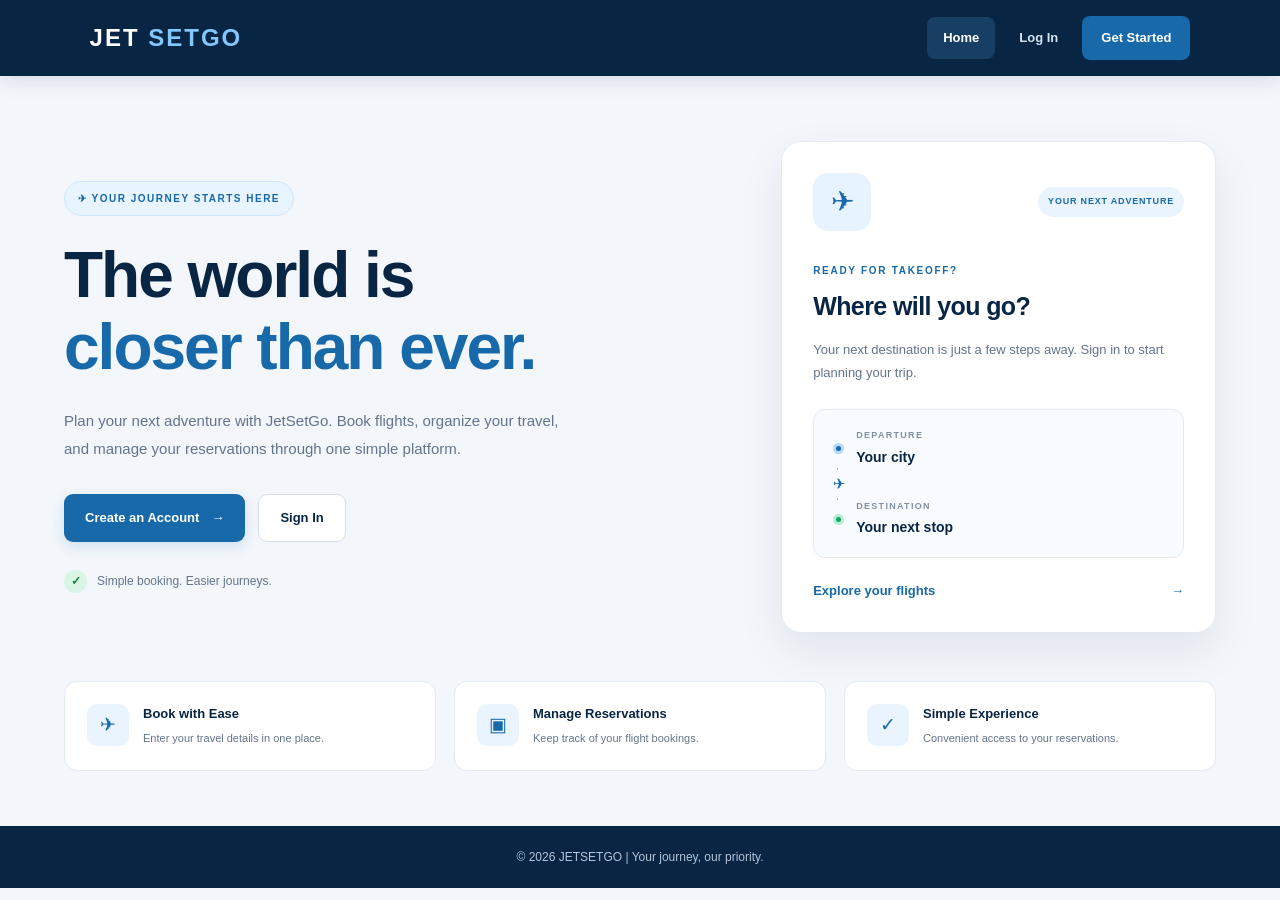
<file: index.html>
<!DOCTYPE html>
<html lang="en">
<head>
    <meta charset="UTF-8">
    <meta name="viewport" content="width=device-width, initial-scale=1.0">
    <title>JetSetGo | Home</title>
    <link rel="stylesheet" href="style.css">
</head>
<body class="home-page">

    <header class="navbar">
        <a href="index.html" class="logo">JET<span> SETGO</span></a>

        <nav class="nav-links">
            <a href="index.html" class="home-active">Home</a>
            <a href="login.html">Log In</a>
            <a href="register.html" class="nav-button">Get Started</a>
        </nav>
    </header>

    <main>
        <section class="hero">
            <div class="hero-content">
                <span class="home-badge">✈ YOUR JOURNEY STARTS HERE</span>

                <h1>
                    The world is<br>
                    <span>closer than ever.</span>
                </h1>

                <p class="description">
                    Plan your next adventure with JetSetGo.
                    Book flights, organize your travel, and manage
                    your reservations through one simple platform.
                </p>

                <div class="hero-buttons">
                    <a href="register.html" class="primary-button">
                        Create an Account <span>→</span>
                    </a>

                    <a href="login.html" class="secondary-button">
                        Sign In
                    </a>
                </div>

                <div class="home-note">
                    <span class="note-icon">✓</span>
                    <p>Simple booking. Easier journeys.</p>
                </div>
            </div>

            <div class="flight-card">
                <div class="flight-card-top">
                    <div class="plane-icon">✈</div>
                    <span class="flight-status">YOUR NEXT ADVENTURE</span>
                </div>

                <p class="card-label">READY FOR TAKEOFF?</p>
                <h2>Where will you go?</h2>

                <p class="flight-description">
                    Your next destination is just a few steps away.
                    Sign in to start planning your trip.
                </p>

                <div class="destination-preview">
                    <div class="destination-point">
                        <span class="point-dot"></span>
                        <div>
                            <small>DEPARTURE</small>
                            <strong>Your city</strong>
                        </div>
                    </div>

                    <div class="route-line">
                        <span>✈</span>
                    </div>

                    <div class="destination-point">
                        <span class="point-dot destination-dot"></span>
                        <div>
                            <small>DESTINATION</small>
                            <strong>Your next stop</strong>
                        </div>
                    </div>
                </div>

                <a href="login.html" class="card-link">
                    Explore your flights <span>→</span>
                </a>
            </div>
        </section>

        <section class="home-features">
            <div class="feature-item">
                <span class="feature-icon">✈</span>
                <div>
                    <h3>Book with Ease</h3>
                    <p>Enter your travel details in one place.</p>
                </div>
            </div>

            <div class="feature-item">
                <span class="feature-icon">▣</span>
                <div>
                    <h3>Manage Reservations</h3>
                    <p>Keep track of your flight bookings.</p>
                </div>
            </div>

            <div class="feature-item">
                <span class="feature-icon">✓</span>
                <div>
                    <h3>Simple Experience</h3>
                    <p>Convenient access to your reservations.</p>
                </div>
            </div>
        </section>
    </main>

    <footer class="home-footer">
        © 2026 JETSETGO | Your journey, our priority.
    </footer>

</body>
</html>
</file>
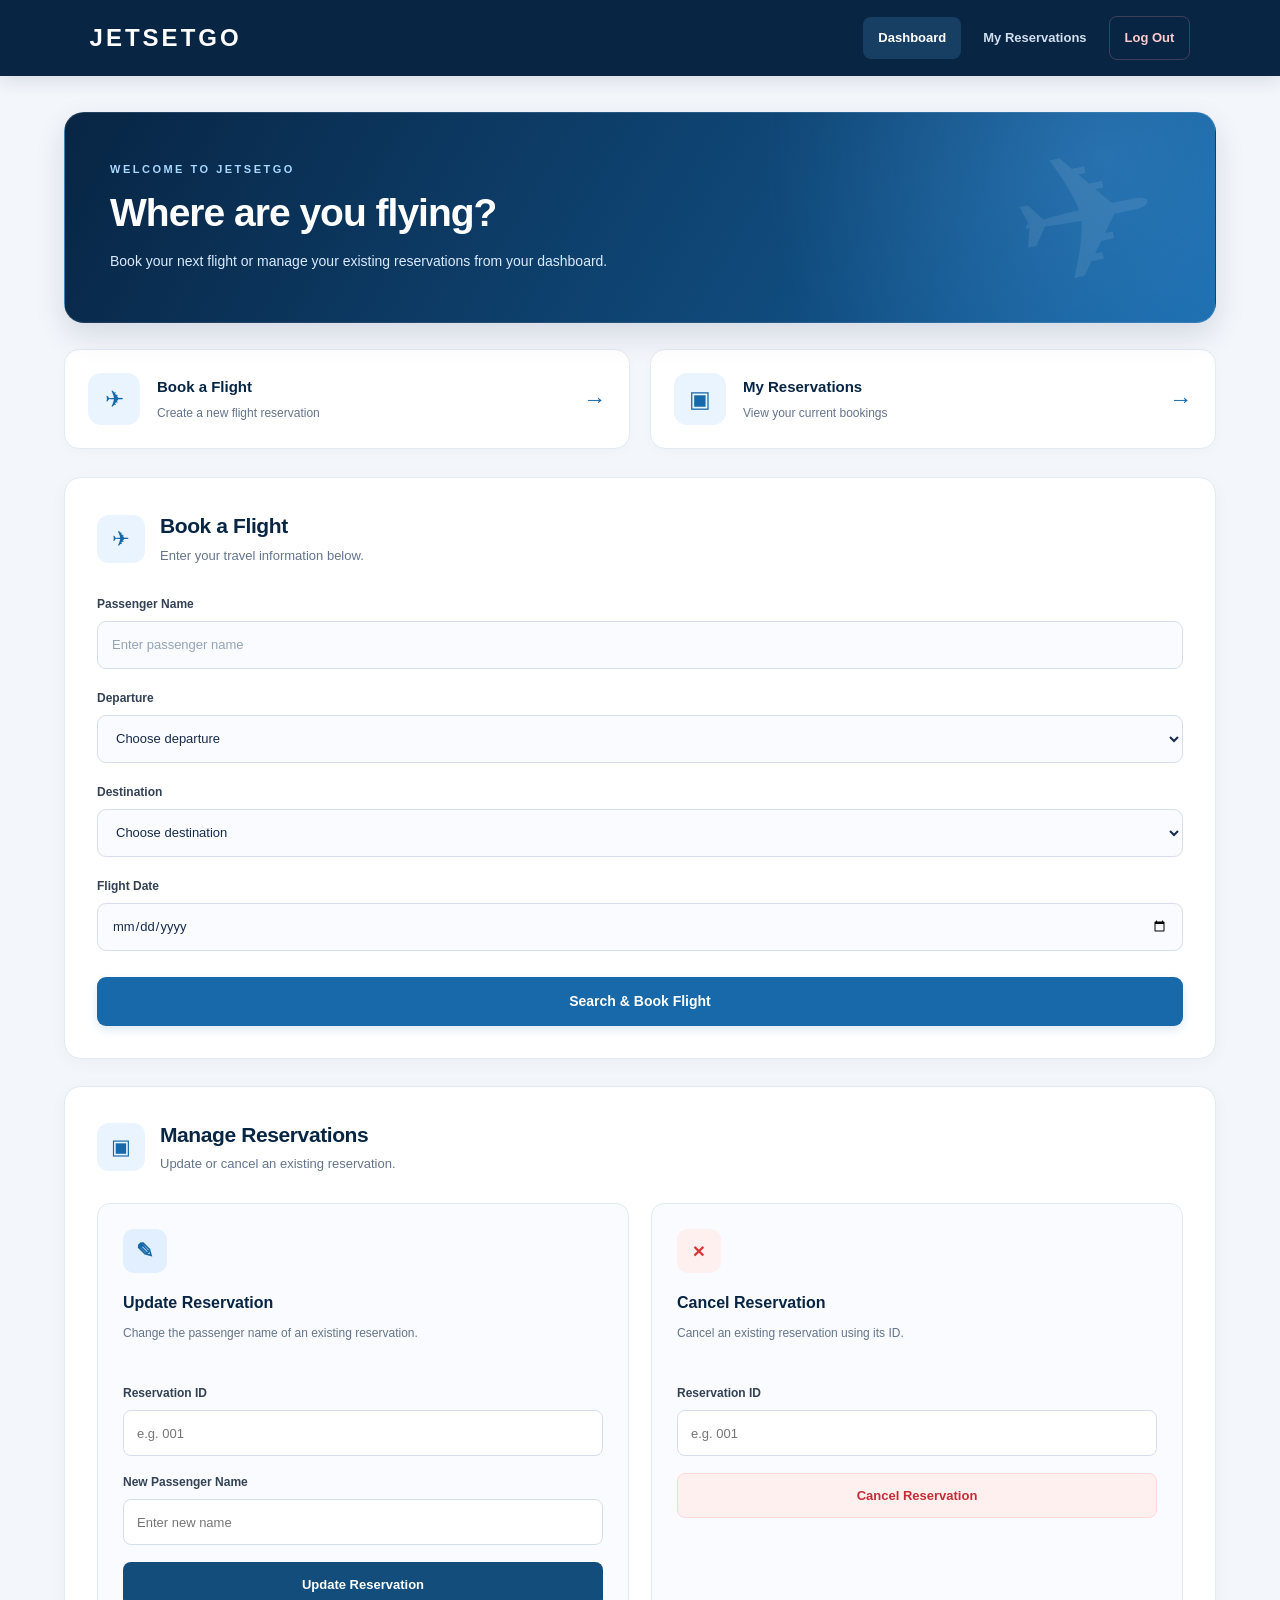
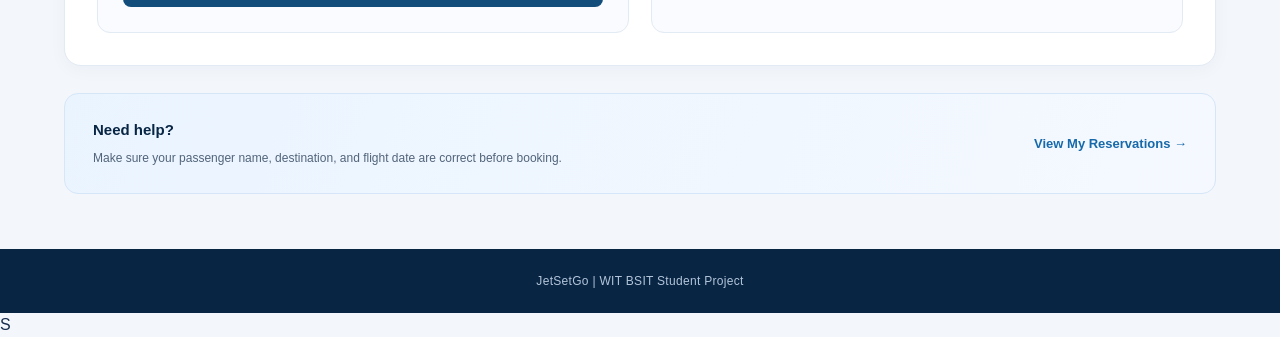
<file: dashboard.html>
<!DOCTYPE html>
<html lang="en">
<head>
    <meta charset="UTF-8">
    <meta name="viewport" content="width=device-width, initial-scale=1.0">
    <title>JetSetGo | Dashboard</title>
    <link rel="stylesheet" href="style.css">
</head>

<body>

<header class="navbar">
    <div class="logo">JETSETGO</div>

    <nav>
        <a href="dashboard.html" class="active">Dashboard</a>
        <a href="ReadReservation.php">My Reservations</a>
        <a href="Logout.php" class="logout">Log Out</a>
    </nav>
</header>

<main class="dashboard-container">

    <!-- Welcome -->
    <section class="welcome">
        <div>
            <p class="small-text">WELCOME TO JETSETGO</p>
            <h1>Where are you flying?</h1>
            <p>
                Book your next flight or manage your existing reservations
                from your dashboard.
            </p>
        </div>
    </section>


    <!-- Quick Actions -->
    <section class="quick-actions">

        <a href="#book" class="quick-card">
            <div class="quick-icon">✈</div>
            <div>
                <h3>Book a Flight</h3>
                <p>Create a new flight reservation</p>
            </div>
            <span>→</span>
        </a>

        <a href="ReadReservation.php" class="quick-card">
            <div class="quick-icon">▣</div>
            <div>
                <h3>My Reservations</h3>
                <p>View your current bookings</p>
            </div>
            <span>→</span>
        </a>

    </section>


    <!-- Book Flight -->
    <section class="main-card" id="book">

        <div class="section-title">
            <div class="section-icon">✈</div>

            <div>
                <h2>Book a Flight</h2>
                <p>Enter your travel information below.</p>
            </div>
        </div>

        <form action="CreateReservation.php" method="POST">

            <div class="booking-grid">

                <div class="input-group">
                    <label>Passenger Name</label>
                    <input
                        type="text"
                        name="name"
                        placeholder="Enter passenger name"
                        required
                    >
                </div>

                <div class="input-group">
                    <label>Departure</label>

                    <select name="departure" required>
                        <option value="">Choose departure</option>
                        <option value="Iloilo">Iloilo</option>
                        <option value="Manila">Manila</option>
                        <option value="Cebu">Cebu</option>
                        <option value="Davao">Davao</option>
                    </select>
                </div>

                <div class="input-group">
                    <label>Destination</label>

                    <select name="destination" required>
                        <option value="">Choose destination</option>
                        <option value="Iloilo">Iloilo</option>
                        <option value="Manila">Manila</option>
                        <option value="Cebu">Cebu</option>
                        <option value="Davao">Davao</option>
                    </select>
                </div>

                <div class="input-group">
                    <label>Flight Date</label>

                    <input
                        type="date"
                        name="flight_date"
                        required
                    >
                </div>

            </div>

            <button type="submit" class="book-button">
                Search & Book Flight
            </button>

        </form>

    </section>


    <!-- Reservation Management -->
    <section class="main-card">

        <div class="section-title">
            <div class="section-icon">▣</div>

            <div>
                <h2>Manage Reservations</h2>
                <p>Update or cancel an existing reservation.</p>
            </div>
        </div>

        <div class="manage-grid">

            <!-- Update -->
            <div class="manage-box">

                <div class="manage-icon edit">
                    ✎
                </div>

                <h3>Update Reservation</h3>

                <p>
                    Change the passenger name of an existing reservation.
                </p>

                <form action="UpdateReservation.php" method="POST">

                    <div class="input-group">
                        <label>Reservation ID</label>

                        <input
                            type="number"
                            name="id"
                            min="1"
                            placeholder="e.g. 001"
                            required
                        >
                    </div>

                    <div class="input-group">
                        <label>New Passenger Name</label>

                        <input
                            type="text"
                            name="name"
                            placeholder="Enter new name"
                            required
                        >
                    </div>

                    <button type="submit" class="secondary-button">
                        Update Reservation
                    </button>

                </form>

            </div>


            <!-- Delete -->
            <div class="manage-box">

                <div class="manage-icon delete">
                    ×
                </div>

                <h3>Cancel Reservation</h3>

                <p>
                    Cancel an existing reservation using its ID.
                </p>

                <form action="DeleteReservation.php" method="POST">

                    <div class="input-group">
                        <label>Reservation ID</label>

                        <input
                            type="number"
                            name="id"
                            min="1"
                            placeholder="e.g. 001"
                            required
                        >
                    </div>

                    <button type="submit" class="cancel-button">
                        Cancel Reservation
                    </button>

                </form>

            </div>

        </div>

    </section>


    <!-- Help -->
    <section class="help-card">

        <div>
            <h3>Need help?</h3>
            <p>
                Make sure your passenger name, destination,
                and flight date are correct before booking.
            </p>
        </div>

        <a href="ReadReservation.php">
            View My Reservations →
        </a>

    </section>

</main>

<footer>
    JetSetGo | WIT BSIT Student Project
</footer>

</body>
</html>S
</file>
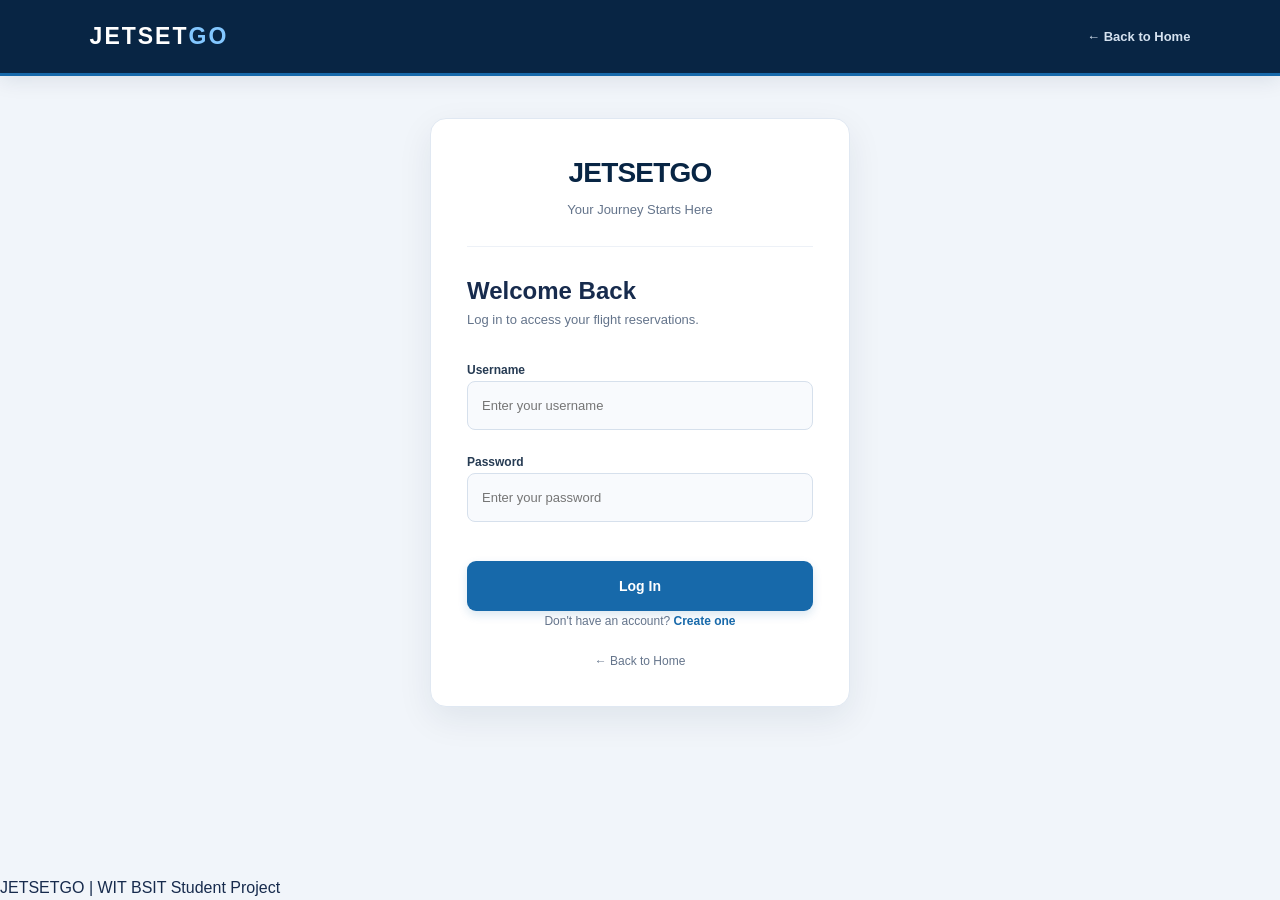
<file: login.html>
<!DOCTYPE html>
<html lang="en">
<head>
    <meta charset="UTF-8">
    <meta name="viewport" content="width=device-width, initial-scale=1.0">
    <title>Kuan Air | Log In</title>
    <link rel="stylesheet" href="style.css">
</head>

<body class="auth-page">


<header class="navbar">
    <a href="index.html" class="logo">JETSET<span>GO</span></a>
    <a href="index.html" class="auth-home-link">← Back to Home</a>
</header>


<main class="auth-container">

    <div class="auth-card">

        <div class="auth-logo">
            <h1>JETSETGO</h1>
            <p>Your Journey Starts Here</p>
        </div>

        <h2>Welcome Back</h2>

        <p class="auth-description">
            Log in to access your flight reservations.
        </p>

        <form action="Login.php" method="POST">

            <div class="form-group">
                <label>Username</label>
                <input
                    type="text"
                    name="username"
                    placeholder="Enter your username"
                    required
                >
            </div>

            <div class="form-group">
                <label>Password</label>
                <input
                    type="password"
                    name="password"
                    placeholder="Enter your password"
                    required
                >
            </div>

            <button type="submit" class="login-submit">
    Log In
</button>

        </form>

        <p class="auth-link">
            Don't have an account?
            <a href="register.html">Create one</a>
        </p>

        <a class="back-link" href="index.html">
            ← Back to Home
        </a>

    </div>

</main>

<footer>
    JETSETGO | WIT BSIT Student Project
</footer>

</body>
</html>
</file>
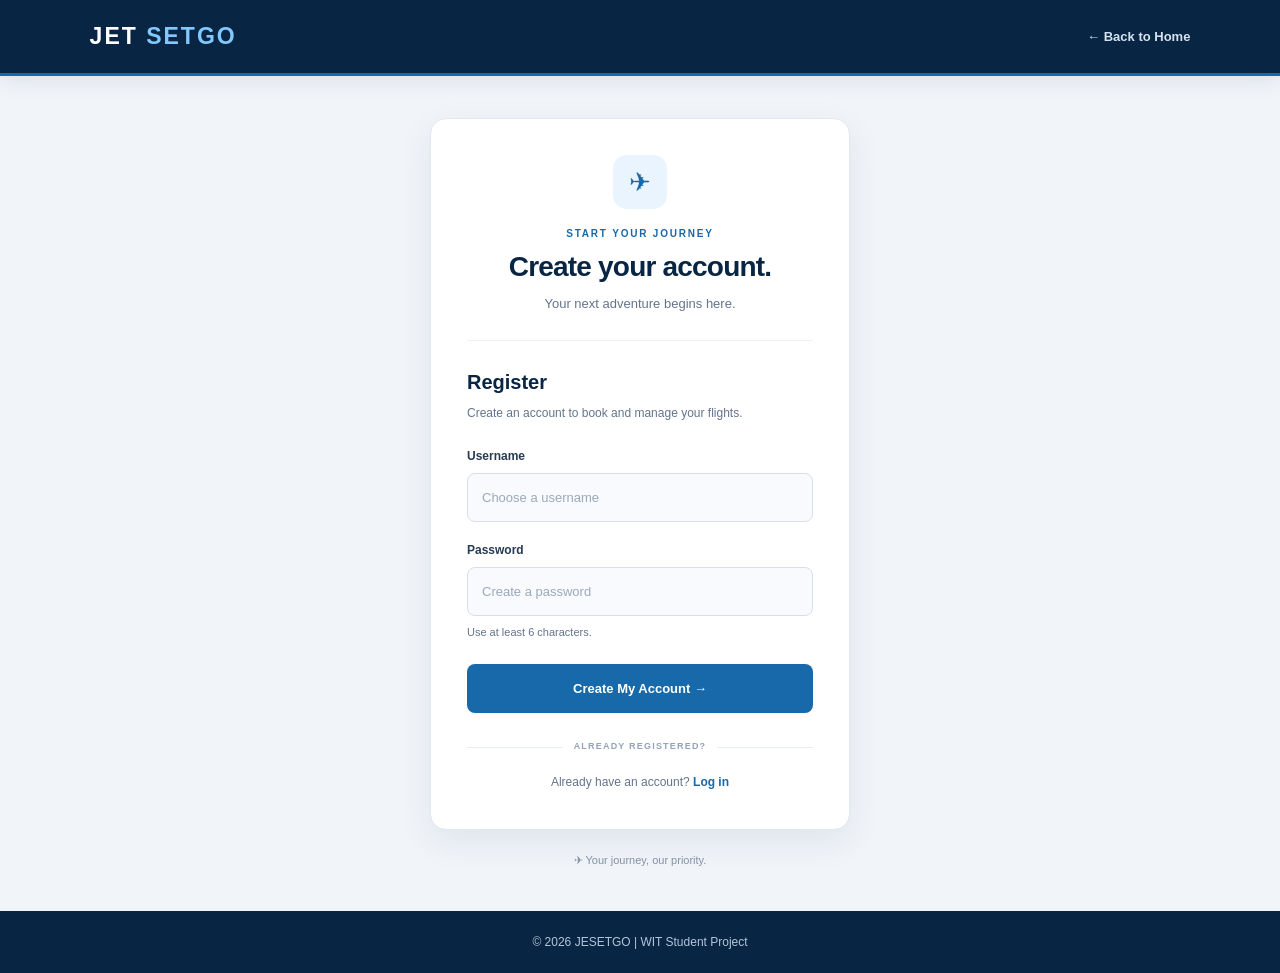
<file: register.html>
<!DOCTYPE html>
<html lang="en">
<head>
    <meta charset="UTF-8">
    <meta name="viewport" content="width=device-width, initial-scale=1.0">
    <title>JetSetGo | Register</title>
    <link rel="stylesheet" href="style.css">
</head>

<body class="auth-page register-page">

    <header class="navbar">
        <a href="index.html" class="logo">JET<span> SETGO</span></a>

        <a href="index.html" class="auth-home-link">
            ← Back to Home
        </a>
    </header>

    <main class="auth-container">
        <div class="auth-card">

            <div class="auth-logo">
                <div class="auth-plane-icon">✈</div>
                <p class="auth-eyebrow">START YOUR JOURNEY</p>
                <h1>Create your account.</h1>
                <p>Your next adventure begins here.</p>
            </div>

            <div class="auth-heading">
                <h2>Register</h2>
                <p>Create an account to book and manage your flights.</p>
            </div>

            <form action="Register.php" method="POST">

                <div class="input-group">
                    <label for="username">Username</label>
                    <input
                        type="text"
                        id="username"
                        name="username"
                        placeholder="Choose a username"
                        maxlength="50"
                        autocomplete="username"
                        required
                    >
                </div>

                <div class="input-group">
                    <label for="password">Password</label>
                    <input
                        type="password"
                        id="password"
                        name="password"
                        placeholder="Create a password"
                        minlength="6"
                        autocomplete="new-password"
                        required
                    >
                    <small class="password-hint">
                        Use at least 6 characters.
                    </small>
                </div>

                <button type="submit" class="auth-button">
                    Create My Account →
                </button>

            </form>

            <div class="auth-divider">
                <span>ALREADY REGISTERED?</span>
            </div>

            <p class="auth-link">
                Already have an account?
                <a href="login.html">Log in</a>
            </p>

        </div>

        <p class="auth-bottom-note">
            ✈ Your journey, our priority.
        </p>
    </main>

    <footer class="auth-footer">
        © 2026 JESETGO | WIT Student Project
    </footer>

</body>
</html>
</file>
<file: style.css>
* {
    margin: 0;
    padding: 0;
    box-sizing: border-box;
}

html {
    scroll-behavior: smooth;
}

body {
    font-family: "Segoe UI", Arial, Helvetica, sans-serif;
    color: #172b4d;
    background: #f3f6fb;
    min-height: 100vh;
    line-height: 1.5;
}

button,
input,
select {
    font-family: inherit;
}

button,
a,
input,
select {
    -webkit-tap-highlight-color: transparent;
}

a:focus-visible,
button:focus-visible {
    outline: 3px solid #60a5fa;
    outline-offset: 3px;
}


/* ==================================================
   2. HOME PAGE — NAVIGATION
================================================== */

body.home-page {
    --navy: #082544;
    --blue: #1769aa;
    --blue-dark: #105387;
    --sky: #eaf4ff;
    --text: #172b4d;
    --muted: #64748b;
    --border: #e2eaf3;

    background: #f3f6fb;
}

body.home-page .navbar {
    min-height: 76px;
    padding: 15px 7%;
    background: #082544;
    display: flex;
    align-items: center;
    justify-content: space-between;
    gap: 20px;
    box-shadow: 0 4px 20px rgba(8, 37, 68, 0.12);
}

body.home-page .logo {
    color: white;
    font-size: 24px;
    font-weight: 800;
    letter-spacing: 2px;
    text-decoration: none;
    white-space: nowrap;
}

body.home-page .logo span {
    color: #83c7ff;
}

body.home-page .nav-links {
    display: flex;
    align-items: center;
    flex-wrap: wrap;
    gap: 8px;
}

body.home-page .nav-links a {
    padding: 11px 16px;
    border-radius: 8px;
    color: #d5e2f0;
    font-size: 13px;
    font-weight: 600;
    text-decoration: none;
    transition: background 0.2s, color 0.2s;
}

body.home-page .nav-links a:hover,
body.home-page .nav-links a.home-active {
    color: white;
    background: #173e63;
}

body.home-page .nav-links a.nav-button {
    padding: 12px 19px;
    background: #1769aa;
    color: white;
}

body.home-page .nav-links a.nav-button:hover {
    background: #287fbe;
}


/* ==================================================
   3. HOME PAGE — HERO SECTION
================================================== */

body.home-page .hero {
    width: 90%;
    max-width: 1180px;
    margin: 65px auto 48px;
    padding: 0;
    display: grid;
    grid-template-columns: minmax(0, 1.2fr) minmax(300px, 0.8fr);
    align-items: center;
    gap: 65px;
}

body.home-page .hero-content {
    min-width: 0;
}

body.home-page .home-badge {
    display: inline-flex;
    align-items: center;
    padding: 9px 13px;
    border: 1px solid #cfe5fb;
    border-radius: 30px;
    background: #e8f4ff;
    color: #1769aa;
    font-size: 10px;
    font-weight: 800;
    letter-spacing: 1.5px;
    margin-bottom: 24px;
}

body.home-page .hero h1 {
    color: #082544;
    font-size: clamp(39px, 5vw, 64px);
    font-weight: 800;
    letter-spacing: -2px;
    line-height: 1.12;
    margin-bottom: 23px;
}

body.home-page .hero h1 span {
    color: #1769aa;
}

body.home-page .description {
    max-width: 510px;
    color: #64748b;
    font-size: 15px;
    line-height: 1.9;
    margin-bottom: 30px;
}

body.home-page .hero-buttons {
    display: flex;
    align-items: center;
    flex-wrap: wrap;
    gap: 13px;
}

body.home-page .primary-button,
body.home-page .secondary-button {
    display: inline-flex;
    min-height: 48px;
    align-items: center;
    justify-content: center;
    gap: 12px;
    padding: 13px 21px;
    border-radius: 9px;
    font-size: 13px;
    font-weight: 750;
    text-decoration: none;
    transition: background 0.2s, transform 0.2s;
}

body.home-page .primary-button {
    background: #1769aa;
    color: white;
    box-shadow: 0 5px 14px rgba(23, 105, 170, 0.15);
}

body.home-page .primary-button:hover {
    background: #105387;
    transform: translateY(-2px);
}

body.home-page .secondary-button {
    background: white;
    color: #082544;
    border: 1px solid #d5dfeb;
}

body.home-page .secondary-button:hover {
    background: #eaf4ff;
    transform: translateY(-2px);
}

body.home-page .home-note {
    display: flex;
    align-items: center;
    gap: 10px;
    margin-top: 28px;
}

body.home-page .note-icon {
    width: 23px;
    height: 23px;
    display: flex;
    align-items: center;
    justify-content: center;
    border-radius: 50%;
    background: #d9f5e5;
    color: #15803d;
    font-size: 12px;
    font-weight: 800;
}

body.home-page .home-note p {
    color: #64748b;
    font-size: 12px;
}


/* ==================================================
   4. HOME PAGE — FLIGHT CARD
================================================== */

body.home-page .flight-card {
    min-width: 0;
    padding: 31px;
    background: white;
    border: 1px solid #e2eaf3;
    border-radius: 20px;
    box-shadow: 0 18px 45px rgba(8, 37, 68, 0.08);
}

body.home-page .flight-card-top {
    display: flex;
    justify-content: space-between;
    align-items: center;
    gap: 12px;
    margin-bottom: 32px;
}

body.home-page .plane-icon {
    width: 58px;
    height: 58px;
    display: flex;
    align-items: center;
    justify-content: center;
    margin: 0;
    border-radius: 15px;
    background: #e7f3ff;
    color: #1769aa;
    font-size: 28px;
}

body.home-page .flight-status {
    padding: 8px 10px;
    border-radius: 30px;
    background: #eaf4ff;
    color: #1769aa;
    font-size: 9px;
    font-weight: 800;
    letter-spacing: 0.8px;
}

body.home-page .card-label {
    color: #1769aa;
    font-size: 10px;
    font-weight: 800;
    letter-spacing: 1.7px;
    margin-bottom: 10px;
}

body.home-page .flight-card h2 {
    color: #082544;
    font-size: 25px;
    font-weight: 800;
    letter-spacing: -0.6px;
    margin-bottom: 12px;
}

body.home-page .flight-description {
    color: #64748b;
    font-size: 13px;
    line-height: 1.8;
    margin-bottom: 25px;
}

body.home-page .destination-preview {
    padding: 19px;
    margin-bottom: 23px;
    border: 1px solid #e2eaf3;
    border-radius: 12px;
    background: #f8fbff;
}

body.home-page .destination-point {
    display: flex;
    align-items: center;
    gap: 12px;
}

body.home-page .point-dot {
    width: 11px;
    height: 11px;
    flex-shrink: 0;
    border: 3px solid #b7d9fa;
    border-radius: 50%;
    background: #1769aa;
}

body.home-page .destination-dot {
    background: #16a36a;
    border-color: #b7edd2;
}

body.home-page .destination-point div {
    display: flex;
    flex-direction: column;
    gap: 4px;
}

body.home-page .destination-point small {
    color: #8290a3;
    font-size: 9px;
    font-weight: 800;
    letter-spacing: 1.3px;
}

body.home-page .destination-point strong {
    color: #082544;
    font-size: 14px;
}

body.home-page .route-line {
    position: relative;
    height: 32px;
    display: flex;
    align-items: center;
    padding-left: 2px;
    margin-left: 4px;
}

body.home-page .route-line::before {
    content: "";
    position: absolute;
    top: 0;
    bottom: 0;
    left: 0;
    border-left: 1px dashed #a9bfd8;
}

body.home-page .route-line span {
    position: relative;
    left: -9px;
    padding: 3px;
    background: #f8fbff;
    color: #1769aa;
    font-size: 15px;
}

body.home-page .card-link {
    display: flex;
    justify-content: space-between;
    align-items: center;
    color: #1769aa;
    font-size: 13px;
    font-weight: 750;
    text-decoration: none;
}

body.home-page .card-link:hover {
    color: #105387;
}


/* ==================================================
   5. HOME PAGE — FEATURES AND FOOTER
================================================== */

body.home-page .home-features {
    width: 90%;
    max-width: 1180px;
    margin: 0 auto 55px;
    display: grid;
    grid-template-columns: repeat(3, minmax(0, 1fr));
    gap: 18px;
}

body.home-page .feature-item {
    display: flex;
    align-items: flex-start;
    gap: 14px;
    padding: 22px;
    border: 1px solid #e2eaf3;
    border-radius: 13px;
    background: white;
}

body.home-page .feature-icon {
    width: 42px;
    height: 42px;
    flex-shrink: 0;
    display: flex;
    align-items: center;
    justify-content: center;
    border-radius: 10px;
    background: #eaf4ff;
    color: #1769aa;
    font-size: 19px;
}

body.home-page .feature-item h3 {
    color: #082544;
    font-size: 13px;
    margin-bottom: 6px;
}

body.home-page .feature-item p {
    color: #64748b;
    font-size: 11px;
    line-height: 1.7;
}

body.home-page .home-footer {
    padding: 22px 15px;
    background: #082544;
    color: #b3c5d9;
    text-align: center;
    font-size: 12px;
}


/* ==================================================
   6. LOGIN AND REGISTER — SHARED LAYOUT
================================================== */

body.auth-page {
    --auth-navy: #082544;
    --auth-blue: #1769aa;
    --auth-blue-dark: #105387;
    --auth-sky: #eaf4ff;
    --auth-text: #172b4d;
    --auth-muted: #64748b;
    --auth-border: #e2eaf3;

    display: flex;
    flex-direction: column;
    background: #f1f5fa;
}

body.auth-page .navbar {
    min-height: 76px;
    height: auto;
    padding: 15px 7%;
    display: flex;
    align-items: center;
    justify-content: space-between;
    gap: 15px;
    background: #082544;
    border-bottom: 3px solid #1769aa;
    box-shadow: 0 4px 20px rgba(8, 37, 68, 0.1);
}

body.auth-page .logo {
    color: white;
    font-size: 23px;
    font-weight: 800;
    letter-spacing: 2px;
    text-decoration: none;
}

body.auth-page .logo span {
    color: #83c7ff;
}

body.auth-page .auth-home-link {
    color: #d5e2f0;
    font-size: 13px;
    font-weight: 600;
    text-decoration: none;
}

body.auth-page .auth-home-link:hover {
    color: white;
}

body.auth-page .auth-container {
    width: 90%;
    max-width: 420px;
    margin: 42px auto;
    flex: 1;
}

body.auth-page .auth-card {
    width: 100%;
    padding: 36px;
    background: white;
    border: 1px solid #e0e8f2;
    border-radius: 16px;
    box-shadow: 0 12px 35px rgba(8, 37, 68, 0.08);
}


/* ==================================================
   7. LOGIN AND REGISTER — CARD HEADER
================================================== */

body.auth-page .auth-logo {
    text-align: center;
    padding-bottom: 25px;
    margin-bottom: 26px;
    border-bottom: 1px solid #edf1f7;
}

body.auth-page .auth-plane-icon {
    width: 54px;
    height: 54px;
    display: flex;
    align-items: center;
    justify-content: center;
    margin: 0 auto 17px;
    border-radius: 14px;
    background: #eaf4ff;
    color: #1769aa;
    font-size: 26px;
}

body.auth-page .auth-eyebrow {
    margin-bottom: 8px;
    color: #1769aa;
    font-size: 10px;
    font-weight: 800;
    letter-spacing: 1.8px;
}

body.auth-page .auth-logo h1 {
    margin-bottom: 8px;
    color: #082544;
    font-size: 28px;
    font-weight: 800;
    letter-spacing: -0.8px;
    line-height: 1.3;
}

body.auth-page .auth-logo > p:last-child {
    color: #64748b;
    font-size: 13px;
    line-height: 1.7;
}

body.auth-page .auth-heading {
    margin-bottom: 23px;
}

body.auth-page .auth-heading h2 {
    margin-bottom: 6px;
    color: #082544;
    font-size: 20px;
    font-weight: 750;
}

body.auth-page .auth-heading p {
    color: #64748b;
    font-size: 12px;
    line-height: 1.7;
}

body.auth-page .auth-description {
    margin-bottom: 25px;
    color: #64748b;
    font-size: 13px;
    line-height: 1.7;
}


/* ==================================================
   8. LOGIN AND REGISTER — FORM FIELDS
================================================== */

body.auth-page .auth-card form {
    display: flex;
    flex-direction: column;
    gap: 19px;
}

body.auth-page .auth-card .input-group {
    display: flex;
    flex-direction: column;
    gap: 8px;
}

body.auth-page .auth-card .input-group label,
body.auth-page .auth-card label {
    margin: 0;
    color: #263b53;
    font-size: 12px;
    font-weight: 700;
}

body.auth-page .auth-card .input-group input,
body.auth-page .auth-card input {
    width: 100%;
    height: 49px;
    min-height: 49px;
    padding: 0 14px;
    border: 1px solid #d6e0ec;
    border-radius: 8px;
    background: #f8fafd;
    color: #172b4d;
    font-size: 13px;
    outline: none;
    transition: border-color 0.2s, box-shadow 0.2s,
                background 0.2s;
}

body.auth-page .auth-card .input-group input::placeholder {
    color: #9aa9ba;
}

body.auth-page .auth-card .input-group input:focus,
body.auth-page .auth-card input:focus {
    background: white;
    border-color: #1769aa;
    box-shadow: 0 0 0 3px rgba(23, 105, 170, 0.11);
}

body.auth-page .password-hint {
    color: #64748b;
    font-size: 11px;
}


/* ==================================================
   9. LOGIN AND REGISTER — BUTTONS AND LINKS
================================================== */

body.auth-page .auth-card .auth-button {
    width: 100%;
    min-height: 49px;
    margin-top: 5px;
    padding: 13px 16px;
    border: none;
    border-radius: 8px;
    background: #1769aa;
    color: white;
    font-size: 13px;
    font-weight: 750;
    cursor: pointer;
    transition: background 0.2s, transform 0.2s;
}

body.auth-page .auth-card .auth-button:hover {
    background: #105387;
    transform: translateY(-1px);
}

body.auth-page .auth-divider {
    display: flex;
    align-items: center;
    gap: 12px;
    margin: 27px 0 18px;
}

body.auth-page .auth-divider::before,
body.auth-page .auth-divider::after {
    content: "";
    flex: 1;
    height: 1px;
    background: #e7edf4;
}

body.auth-page .auth-divider span {
    color: #94a3b8;
    font-size: 9px;
    font-weight: 800;
    letter-spacing: 1.2px;
}

body.auth-page .auth-link {
    margin: 0;
    color: #64748b;
    font-size: 12px;
    line-height: 1.8;
    text-align: center;
}

body.auth-page .auth-link a {
    color: #1769aa;
    font-weight: 750;
    text-decoration: none;
}

body.auth-page .auth-link a:hover {
    text-decoration: underline;
}

body.auth-page .back-link {
    display: block;
    margin-top: 20px;
    color: #64748b;
    font-size: 12px;
    text-align: center;
    text-decoration: none;
}

body.auth-page .back-link:hover {
    color: #1769aa;
}

body.auth-page .auth-bottom-note {
    margin-top: 22px;
    color: #8290a3;
    font-size: 11px;
    text-align: center;
}

body.auth-page .auth-footer {
    padding: 22px 15px;
    background: #082544;
    color: #b3c5d9;
    text-align: center;
    font-size: 12px;
}


/* ==================================================
   10. DASHBOARD — GLOBAL LAYOUT
================================================== */

body:has(.dashboard-container) {
    --dash-navy: #082544;
    --dash-blue: #1769aa;
    --dash-blue-dark: #105387;
    --dash-sky: #eaf4ff;
    --dash-text: #172b4d;
    --dash-muted: #64748b;
    --dash-border: #e2eaf3;

    font-family: "Segoe UI", Arial, Helvetica, sans-serif;
    background: #f3f6fb;
    color: #172b4d;
    line-height: 1.5;
}

body:has(.dashboard-container) .navbar {
    min-height: 76px;
    height: auto;
    padding: 15px 7%;
    background: #082544;
    display: flex;
    align-items: center;
    justify-content: space-between;
    gap: 24px;
    box-shadow: 0 4px 18px rgba(8, 37, 68, 0.12);
}

body:has(.dashboard-container) .logo {
    color: white;
    font-size: 24px;
    font-weight: 800;
    letter-spacing: 3px;
    white-space: nowrap;
}

body:has(.dashboard-container) nav {
    display: flex;
    align-items: center;
    flex-wrap: wrap;
    gap: 7px;
}

body:has(.dashboard-container) nav a {
    padding: 11px 15px;
    border-radius: 8px;
    color: #d1deed;
    font-size: 13px;
    font-weight: 600;
    text-decoration: none;
    transition: background 0.2s, color 0.2s;
}

body:has(.dashboard-container) nav a:hover,
body:has(.dashboard-container) nav a.active {
    background: #173e63;
    color: white;
}

body:has(.dashboard-container) nav a.logout {
    color: #fecaca;
    border: 1px solid rgba(252, 165, 165, 0.22);
}

body:has(.dashboard-container) nav a.logout:hover {
    background: #482d3b;
}

body:has(.dashboard-container) .dashboard-container {
    width: 90%;
    max-width: 1180px;
    margin: 36px auto 55px;
}


/* ==================================================
   11. DASHBOARD — WELCOME BANNER
================================================== */

body:has(.dashboard-container) .welcome {
    position: relative;
    overflow: hidden;
    isolation: isolate;
    padding: 48px 45px;
    margin-bottom: 26px;
    border: 1px solid rgba(255, 255, 255, 0.1);
    border-radius: 20px;
    background:
        radial-gradient(
            circle at 90% 20%,
            rgba(99, 181, 255, 0.25),
            transparent 32%
        ),
        linear-gradient(120deg, #082544, #104b7d 65%, #1769aa);
    color: white;
    box-shadow: 0 12px 30px rgba(8, 37, 68, 0.13);
}

body:has(.dashboard-container) .welcome::after {
    content: "✈";
    position: absolute;
    z-index: -1;
    top: 50%;
    right: 55px;
    transform: translateY(-50%) rotate(-12deg);
    color: rgba(255, 255, 255, 0.09);
    font-size: clamp(100px, 15vw, 175px);
    line-height: 1;
    pointer-events: none;
}

body:has(.dashboard-container) .small-text {
    margin-bottom: 12px;
    color: #a9d8ff;
    font-size: 11px;
    font-weight: 800;
    letter-spacing: 2.5px;
}

body:has(.dashboard-container) .welcome h1 {
    margin-bottom: 13px;
    font-size: clamp(28px, 4vw, 39px);
    font-weight: 750;
    letter-spacing: -1px;
    line-height: 1.2;
}

body:has(.dashboard-container) .welcome p:not(.small-text) {
    max-width: 540px;
    color: #dbeafe;
    font-size: 14px;
    line-height: 1.8;
}


/* ==================================================
   12. DASHBOARD — QUICK ACTIONS
================================================== */

body:has(.dashboard-container) .quick-actions {
    display: grid;
    grid-template-columns: repeat(2, minmax(0, 1fr));
    gap: 20px;
    margin-bottom: 28px;
}

body:has(.dashboard-container) .quick-card {
    min-width: 0;
    display: flex;
    align-items: center;
    gap: 17px;
    padding: 23px;
    border: 1px solid #e2eaf3;
    border-radius: 15px;
    background: white;
    color: #172b4d;
    text-decoration: none;
    box-shadow: 0 3px 12px rgba(15, 35, 60, 0.025);
    transition: border-color 0.2s, box-shadow 0.2s,
                transform 0.2s;
}

body:has(.dashboard-container) .quick-card:hover {
    border-color: #8abcf0;
    box-shadow: 0 10px 26px rgba(23, 105, 170, 0.1);
    transform: translateY(-3px);
}

body:has(.dashboard-container) .quick-icon {
    width: 52px;
    height: 52px;
    flex-shrink: 0;
    display: flex;
    align-items: center;
    justify-content: center;
    border-radius: 13px;
    background: #eaf4ff;
    color: #1769aa;
    font-size: 23px;
}

body:has(.dashboard-container) .quick-card h3 {
    margin-bottom: 5px;
    color: #082544;
    font-size: 15px;
    font-weight: 750;
}

body:has(.dashboard-container) .quick-card p {
    color: #64748b;
    font-size: 12px;
    line-height: 1.6;
}

body:has(.dashboard-container) .quick-card span {
    margin-left: auto;
    flex-shrink: 0;
    color: #1769aa;
    font-size: 23px;
}


/* ==================================================
   13. DASHBOARD — MAIN CARDS
================================================== */

body:has(.dashboard-container) .main-card {
    padding: 32px;
    margin-bottom: 27px;
    border: 1px solid #e2eaf3;
    border-radius: 17px;
    background: white;
    box-shadow: 0 4px 18px rgba(15, 35, 60, 0.035);
}

body:has(.dashboard-container) .section-title {
    display: flex;
    align-items: center;
    gap: 15px;
    margin-bottom: 28px;
}

body:has(.dashboard-container) .section-icon {
    width: 48px;
    height: 48px;
    flex-shrink: 0;
    display: flex;
    align-items: center;
    justify-content: center;
    border-radius: 12px;
    background: #eaf4ff;
    color: #1769aa;
    font-size: 21px;
}

body:has(.dashboard-container) .section-title h2 {
    margin-bottom: 4px;
    color: #082544;
    font-size: 21px;
    font-weight: 750;
    letter-spacing: -0.4px;
}

body:has(.dashboard-container) .section-title p {
    color: #64748b;
    font-size: 13px;
    line-height: 1.6;
}


/* ==================================================
   14. DASHBOARD — BOOKING FORM ALIGNMENT
================================================== */

/*
   Desktop:
   Passenger Name | Departure
   Destination    | Flight Date

   All controls have equal height and width within
   their respective grid columns.
*/

body:has(.dashboard-container) .booking-grid {
    display: grid;
    grid-template-columns: repeat(2, minmax(0, 1fr));
    gap: 23px 24px;
    align-items: start;
}

body:has(.dashboard-container) .booking-grid .input-group {
    width: 100%;
    min-width: 0;
    display: flex;
    flex-direction: column;
    justify-content: flex-start;
}

body:has(.dashboard-container) .booking-grid .input-group label {
    display: block;
    min-height: 18px;
    margin-bottom: 9px;
    color: #334155;
    font-size: 12px;
    font-weight: 700;
    line-height: 18px;
}

body:has(.dashboard-container) .booking-grid .input-group input,
body:has(.dashboard-container) .booking-grid .input-group select {
    display: block;
    width: 100%;
    height: 48px;
    min-height: 48px;
    margin: 0;
    padding: 0 14px;
    box-sizing: border-box;
    border: 1px solid #d5dfeb;
    border-radius: 9px;
    background: #f9fbfe;
    color: #172b4d;
    font-size: 13px;
    line-height: normal;
    outline: none;
    transition: border-color 0.2s, box-shadow 0.2s,
                background 0.2s;
}

body:has(.dashboard-container) .booking-grid .input-group input::placeholder {
    color: #94a3b8;
}

body:has(.dashboard-container) .booking-grid .input-group input:hover,
body:has(.dashboard-container) .booking-grid .input-group select:hover {
    border-color: #a9bfd8;
}

body:has(.dashboard-container) .booking-grid .input-group input:focus,
body:has(.dashboard-container) .booking-grid .input-group select:focus {
    background: white;
    border-color: #1769aa;
    box-shadow: 0 0 0 3px rgba(23, 105, 170, 0.12);
}


/* ==================================================
   15. DASHBOARD — BOOKING BUTTON
================================================== */

body:has(.dashboard-container) .book-button {
    width: 100%;
    min-height: 49px;
    margin-top: 26px;
    padding: 14px 20px;
    border: none;
    border-radius: 9px;
    background: #1769aa;
    color: white;
    font-size: 14px;
    font-weight: 750;
    cursor: pointer;
    box-shadow: 0 4px 10px rgba(23, 105, 170, 0.14);
    transition: background 0.2s, transform 0.2s,
                box-shadow 0.2s;
}

body:has(.dashboard-container) .book-button:hover {
    background: #105387;
    box-shadow: 0 7px 16px rgba(23, 105, 170, 0.2);
    transform: translateY(-1px);
}

body:has(.dashboard-container) .book-button:active {
    transform: translateY(0);
}


/* ==================================================
   16. DASHBOARD — RESERVATION MANAGEMENT
================================================== */

body:has(.dashboard-container) .manage-grid {
    display: grid;
    grid-template-columns: repeat(2, minmax(0, 1fr));
    gap: 22px;
}

body:has(.dashboard-container) .manage-box {
    min-width: 0;
    padding: 25px;
    border: 1px solid #e2eaf3;
    border-radius: 13px;
    background: #f9fbfe;
    transition: border-color 0.2s, box-shadow 0.2s;
}

body:has(.dashboard-container) .manage-box:hover {
    border-color: #c4d9ef;
    box-shadow: 0 5px 15px rgba(15, 35, 60, 0.04);
}

body:has(.dashboard-container) .manage-icon {
    width: 44px;
    height: 44px;
    display: flex;
    align-items: center;
    justify-content: center;
    margin-bottom: 18px;
    border-radius: 11px;
    font-size: 21px;
    font-weight: 700;
}

body:has(.dashboard-container) .manage-icon.edit {
    background: #e1efff;
    color: #1769aa;
}

body:has(.dashboard-container) .manage-icon.delete {
    background: #fff0f0;
    color: #d93636;
}

body:has(.dashboard-container) .manage-box h3 {
    margin-bottom: 8px;
    color: #082544;
    font-size: 16px;
    font-weight: 750;
}

body:has(.dashboard-container) .manage-box > p {
    min-height: 38px;
    margin-bottom: 23px;
    color: #64748b;
    font-size: 12px;
    line-height: 1.7;
}

body:has(.dashboard-container) .manage-box form {
    display: flex;
    flex-direction: column;
    gap: 17px;
}

body:has(.dashboard-container) .manage-box .input-group {
    display: flex;
    flex-direction: column;
    gap: 8px;
}

body:has(.dashboard-container) .manage-box .input-group label {
    color: #334155;
    font-size: 12px;
    font-weight: 700;
}

body:has(.dashboard-container) .manage-box .input-group input {
    width: 100%;
    height: 46px;
    min-height: 46px;
    padding: 0 13px;
    border: 1px solid #d5dfeb;
    border-radius: 8px;
    background: white;
    color: #172b4d;
    font-size: 13px;
    outline: none;
}

body:has(.dashboard-container) .manage-box .input-group input:focus {
    border-color: #1769aa;
    box-shadow: 0 0 0 3px rgba(23, 105, 170, 0.1);
}


/* ==================================================
   17. DASHBOARD — UPDATE AND CANCEL BUTTONS
================================================== */

body:has(.dashboard-container) .secondary-button,
body:has(.dashboard-container) .cancel-button {
    width: 100%;
    min-height: 45px;
    padding: 12px 15px;
    border: none;
    border-radius: 8px;
    font-size: 13px;
    font-weight: 750;
    cursor: pointer;
    transition: background 0.2s, transform 0.2s;
}

body:has(.dashboard-container) .secondary-button {
    background: #124d7c;
    color: white;
}

body:has(.dashboard-container) .secondary-button:hover {
    background: #0b385f;
    transform: translateY(-1px);
}

body:has(.dashboard-container) .cancel-button {
    background: #fff0f0;
    color: #c52d35;
    border: 1px solid #ffd8d8;
}

body:has(.dashboard-container) .cancel-button:hover {
    background: #fee2e2;
}


/* ==================================================
   18. DASHBOARD — HELP CARD AND FOOTER
================================================== */

body:has(.dashboard-container) .help-card {
    display: flex;
    align-items: center;
    justify-content: space-between;
    gap: 25px;
    padding: 25px 28px;
    border: 1px solid #d5e6f8;
    border-radius: 14px;
    background: linear-gradient(110deg, #eaf4ff, #f5f9ff);
}

body:has(.dashboard-container) .help-card h3 {
    margin-bottom: 6px;
    color: #082544;
    font-size: 15px;
    font-weight: 750;
}

body:has(.dashboard-container) .help-card p {
    color: #52647a;
    font-size: 12px;
    line-height: 1.7;
}

body:has(.dashboard-container) .help-card a {
    flex-shrink: 0;
    color: #1769aa;
    font-size: 13px;
    font-weight: 750;
    text-decoration: none;
}

body:has(.dashboard-container) .help-card a:hover {
    color: #105387;
    text-decoration: underline;
}

body:has(.dashboard-container) footer {
    padding: 23px 15px;
    background: #082544;
    color: #b3c5d9;
    text-align: center;
    font-size: 12px;
    letter-spacing: 0.3px;
}


/* ==================================================
   19. TABLET RESPONSIVE DESIGN
================================================== */

@media (max-width: 900px) {
    body.home-page .hero {
        grid-template-columns: minmax(0, 1fr) minmax(270px, 0.85fr);
        gap: 30px;
        margin-top: 45px;
    }

    body.home-page .flight-card {
        padding: 24px;
    }

    body.home-page .home-features {
        gap: 12px;
    }

    body.home-page .feature-item {
        padding: 17px;
    }

    body:has(.dashboard-container) .navbar,
    body.auth-page .navbar {
        padding-left: 5%;
        padding-right: 5%;
    }

    body:has(.dashboard-container) .dashboard-container {
        width: 92%;
        margin-top: 28px;
    }

    body:has(.dashboard-container) .welcome {
        padding: 38px 30px;
    }

    body:has(.dashboard-container) .main-card {
        padding: 27px;
    }

    body:has(.dashboard-container) .manage-box {
        padding: 21px;
    }
}


/* ==================================================
   20. MOBILE RESPONSIVE DESIGN
================================================== */

@media (max-width: 650px) {

    /* Home navigation */

    body.home-page .navbar {
        padding: 19px 5%;
        flex-wrap: wrap;
        gap: 15px;
    }

    body.home-page .nav-links {
        width: 100%;
        gap: 5px;
    }

    body.home-page .nav-links a {
        padding: 10px 12px;
        font-size: 12px;
    }

    /* Home hero */

    body.home-page .hero {
        width: 90%;
        grid-template-columns: minmax(0, 1fr);
        gap: 34px;
        margin: 35px auto;
    }

    body.home-page .hero h1 {
        font-size: 43px;
        letter-spacing: -1.4px;
    }

    body.home-page .description {
        font-size: 14px;
    }

    body.home-page .flight-card {
        padding: 25px;
    }

    body.home-page .home-features {
        width: 90%;
        grid-template-columns: minmax(0, 1fr);
        margin-bottom: 35px;
    }

    /* Login and registration */

    body.auth-page .navbar {
        padding: 19px 5%;
        flex-wrap: wrap;
        gap: 15px;
    }

    body.auth-page .auth-container {
        width: 92%;
        max-width: 460px;
        margin: 28px auto;
    }

    body.auth-page .auth-card {
        padding: 28px 23px;
    }

    body.auth-page .auth-logo h1 {
        font-size: 25px;
    }

    /* Dashboard navigation */

    body:has(.dashboard-container) .navbar {
        flex-direction: column;
        align-items: flex-start;
        gap: 15px;
        padding: 20px 5%;
    }

    body:has(.dashboard-container) .logo {
        font-size: 22px;
    }

    body:has(.dashboard-container) nav {
        width: 100%;
        gap: 5px;
    }

    body:has(.dashboard-container) nav a {
        padding: 10px 11px;
        font-size: 12px;
    }

    /* Dashboard layout */

    body:has(.dashboard-container) .dashboard-container {
        width: 92%;
        margin: 22px auto 35px;
    }

    body:has(.dashboard-container) .welcome {
        padding: 31px 24px;
        border-radius: 15px;
    }

    body:has(.dashboard-container) .welcome::after {
        right: -12px;
        font-size: 95px;
    }

    body:has(.dashboard-container) .welcome h1 {
        max-width: 290px;
        font-size: 29px;
    }

    body:has(.dashboard-container) .welcome p:not(.small-text) {
        max-width: 290px;
        font-size: 13px;
    }

    body:has(.dashboard-container) .quick-actions,
    body:has(.dashboard-container) .booking-grid,
    body:has(.dashboard-container) .manage-grid {
        grid-template-columns: minmax(0, 1fr);
    }

    body:has(.dashboard-container) .quick-card {
        padding: 18px;
    }

    body:has(.dashboard-container) .main-card {
        padding: 22px 18px;
        border-radius: 14px;
    }

    body:has(.dashboard-container) .section-title {
        gap: 12px;
        margin-bottom: 23px;
    }

    body:has(.dashboard-container) .section-title h2 {
        font-size: 19px;
    }

    body:has(.dashboard-container) .manage-box {
        padding: 21px 18px;
    }

    body:has(.dashboard-container) .manage-box > p {
        min-height: auto;
    }

    body:has(.dashboard-container) .help-card {
        align-items: flex-start;
        flex-direction: column;
        gap: 15px;
        padding: 22px;
    }

    body:has(.dashboard-container) .booking-grid {
        gap: 18px;
    }
}


/* ==================================================
   21. SMALL MOBILE SCREENS
================================================== */

@media (max-width: 380px) {
    body.home-page .hero h1 {
        font-size: 36px;
    }

    body.home-page .hero-buttons {
        align-items: stretch;
        flex-direction: column;
    }

    body.home-page .primary-button,
    body.home-page .secondary-button {
        width: 100%;
    }

    body.home-page .flight-card-top {
        align-items: flex-start;
        flex-direction: column;
    }

    body.auth-page .auth-card {
        padding: 25px 18px;
    }

    body.auth-page .auth-home-link {
        font-size: 12px;
    }
}


/* ==================================================
   22. REDUCED MOTION
================================================== */

@media (prefers-reduced-motion: reduce) {
    html {
        scroll-behavior: auto;
    }

    *,
    *::before,
    *::after {
        transition: none !important;
        animation: none !important;
    }
}


/* JETSETGO — FIXED LOGIN HEADER */

body.auth-page.login-page .navbar {
    position: fixed;
    top: 0;
    left: 0;
    right: 0;
    z-index: 1000;

    width: 100%;
    min-height: 76px;
    padding: 15px 7%;

    display: flex;
    align-items: center;
    justify-content: space-between;

    background-color: #082544;
    background-image: none;
    border-bottom: 3px solid #1769aa;
    box-shadow: 0 4px 16px rgba(8, 37, 68, 0.18);
}

body.auth-page.login-page .logo {
    color: #ffffff;
    font-size: 23px;
    font-weight: 800;
    letter-spacing: 2px;
    text-decoration: none;
}

body.auth-page.login-page .logo span {
    color: #83c7ff;
}

body.auth-page.login-page .auth-home-link {
    color: #ffffff;
    font-size: 13px;
    font-weight: 600;
    text-decoration: none;
}

body.auth-page.login-page .auth-home-link:hover {
    color: #83c7ff;
}

/* Keep the login card below the fixed header */
body.auth-page.login-page .auth-container {
    margin-top: 112px;
}

@media (max-width: 650px) {
    body.auth-page.login-page .navbar {
        padding: 15px 5%;
    }

    body.auth-page.login-page .logo {
        font-size: 20px;
    }

    body.auth-page.login-page .auth-container {
        margin-top: 100px;
    }
}

button.login-submit {
    display: block !important;
    width: 100% !important;
    height: 50px !important;
    margin: 20px 0 0 !important;
    padding: 0 16px !important;

    background: #1769aa !important;
    color: #ffffff !important;

    border: none !important;
    border-radius: 9px !important;

    font-family: "Segoe UI", Arial, sans-serif !important;
    font-size: 14px !important;
    font-weight: 700 !important;

    cursor: pointer !important;
    box-shadow: 0 4px 10px rgba(23, 105, 170, 0.16) !important;
}

button.login-submit:hover {
    background: #105387 !important;
}

button.login-submit:active {
    background: #0b416b !important;
}

button.login-submit {
    background: #1769aa !important;
    color: #ffffff !important;
    border: none !important;
    border-radius: 9px;
    cursor: pointer;
    transition: background-color 0.25s ease,
                transform 0.25s ease,
                box-shadow 0.25s ease !important;
}

button.login-submit:hover {
    background: #0b416b !important;
    transform: translateY(-3px) !important;
    box-shadow: 0 8px 18px rgba(23, 105, 170, 0.3) !important;
}

button.login-submit:active {
    background: #082544 !important;
    transform: translateY(0) !important;
    box-shadow: 0 2px 5px rgba(8, 37, 68, 0.2) !important;
}

/* JETSETGO DASHBOARD — ONE FIELD PER ROW */

body:has(.dashboard-container) .booking-grid {
    display: grid !important;
    grid-template-columns: minmax(0, 1fr) !important;
    gap: 20px !important;
    align-items: stretch !important;
}

body:has(.dashboard-container) .booking-grid .input-group {
    display: flex !important;
    flex-direction: column !important;
    width: 100% !important;
    min-width: 0 !important;
}

body:has(.dashboard-container) .booking-grid .input-group label {
    display: block !important;
    margin-bottom: 8px !important;
}

body:has(.dashboard-container) .booking-grid .input-group input,
body:has(.dashboard-container) .booking-grid .input-group select {
    display: block !important;
    width: 100% !important;
    height: 48px !important;
    box-sizing: border-box !important;
}
</file>
